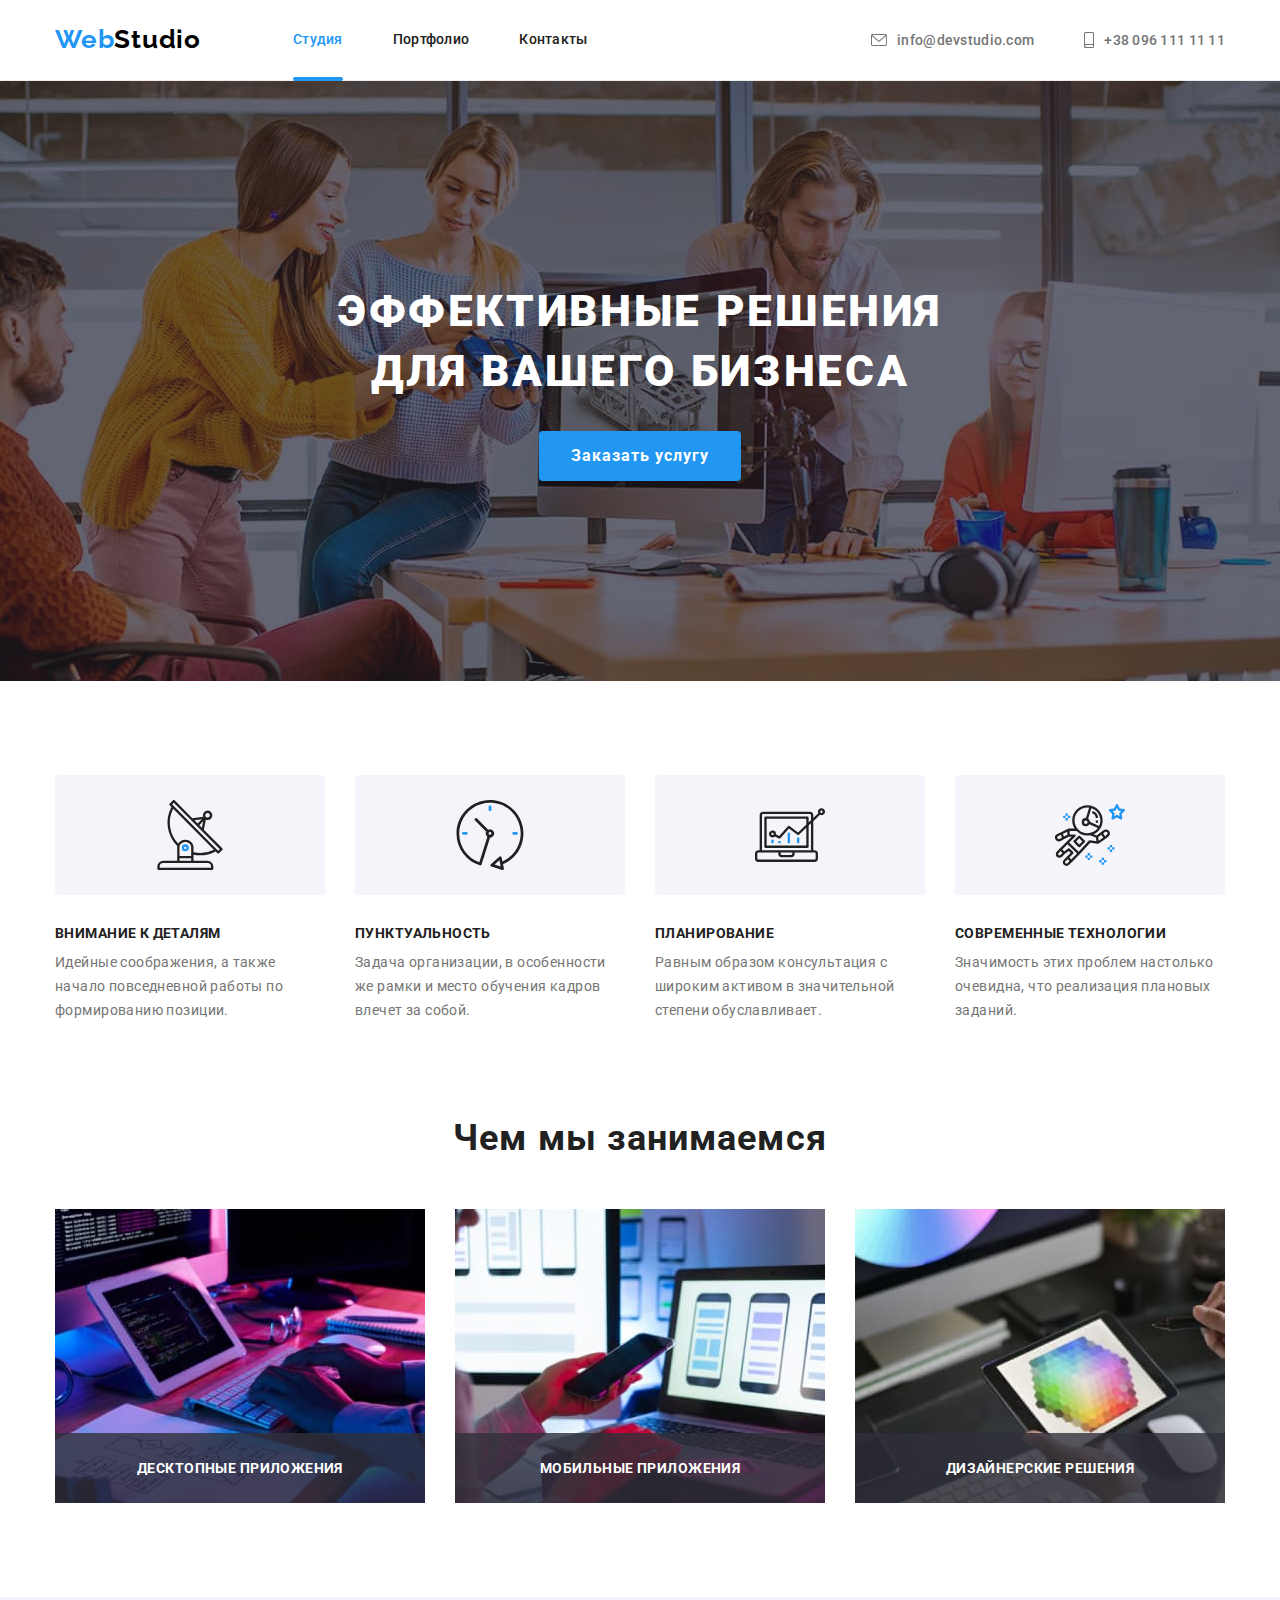
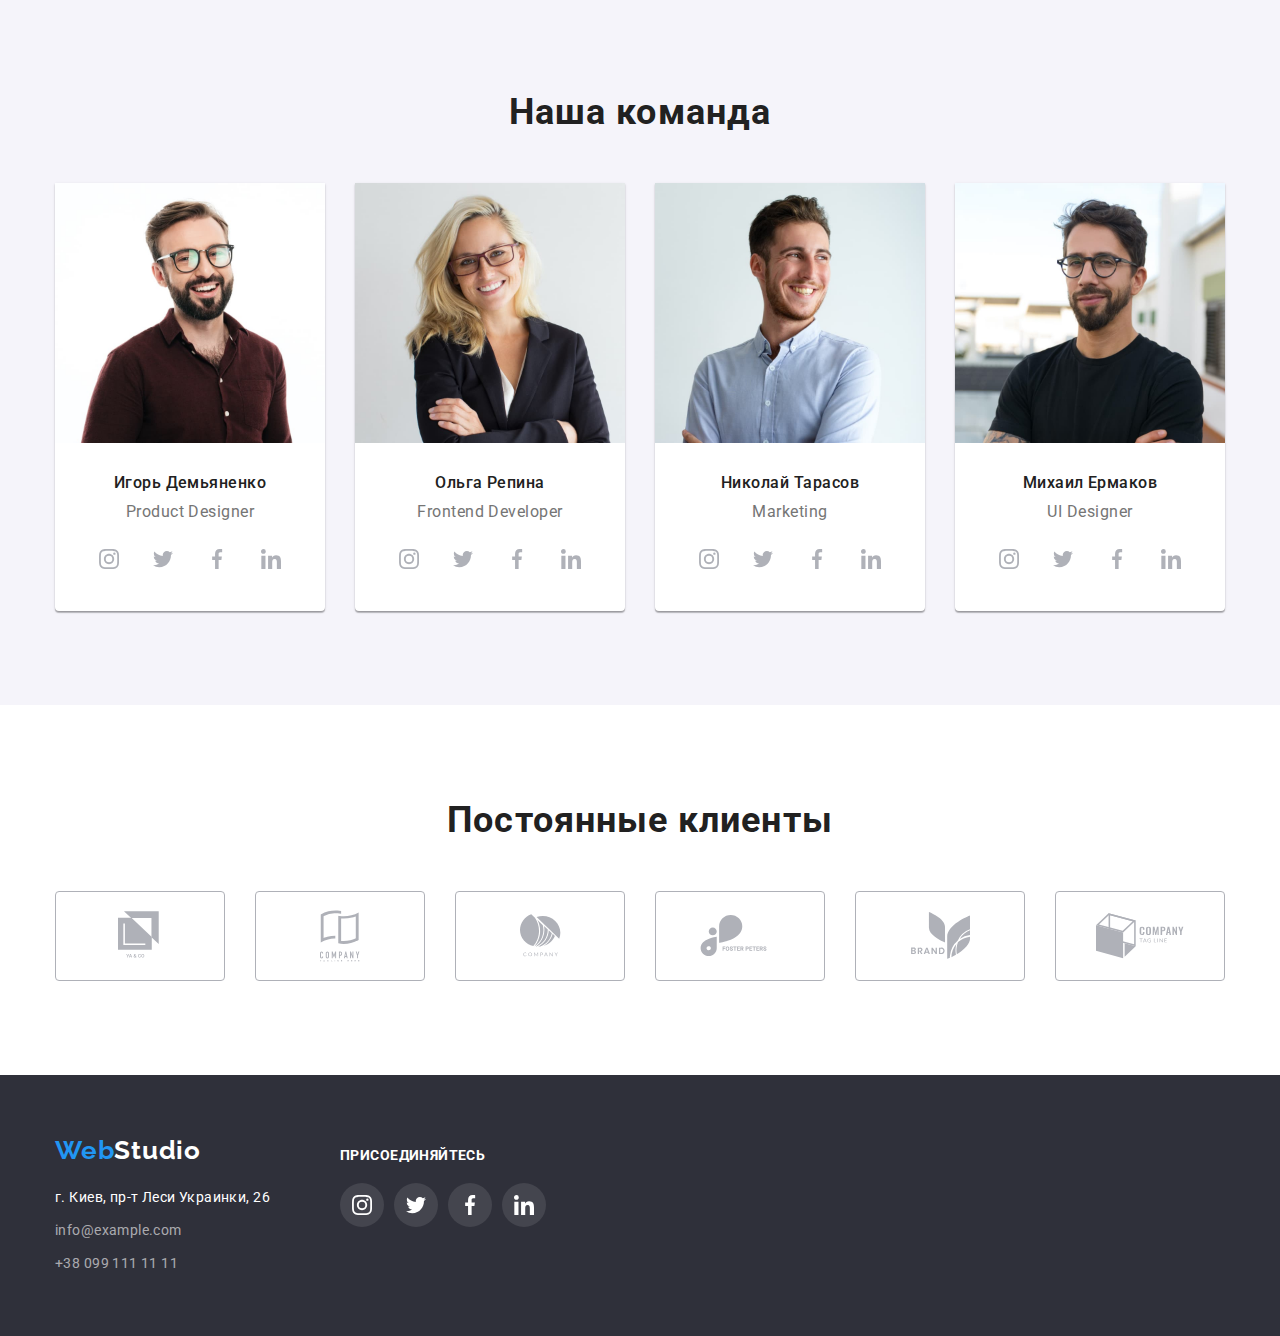
<file: index.html>
<!DOCTYPE html>
<html lang="ru">
  <head>
    <meta charset="UTF-8" />
    <meta name="viewport" content="width=device-width, initial-scale=1.0" />
    <title>WebStudio</title>
    <link
      rel="stylesheet"
      href="https://cdnjs.cloudflare.com/ajax/libs/modern-normalize/1.0.0/modern-normalize.css"
    />
    <link
      href="https://fonts.googleapis.com/css2?family=Raleway:wght@700&family=Roboto:wght@400;500;700;900&display=swap"
      rel="stylesheet"
    />
    <link rel="stylesheet" href="./css/styles.css" />
  </head>
  <body>
    <!--HEADER-->
    <header>
      <div class="container">
        <nav class="navigation">
          <a
            class="logo"
            href="./index.html"
            lang="en"
            aria-label="логотип вэбстудии"
            ><span style="color: var(--accent-color)">Web</span
            ><span style="color: black">Studio</span>
          </a>
          <ul class="navigation-list">
            <li class="navigation-list-item">
              <a class="header-nav-link current" href="./index.html">Студия</a>
            </li>
            <li class="navigation-list-item">
              <a class="header-nav-link" href="./portfolio.html">Портфолио</a>
            </li>
            <li class="navigation-list-item">
              <a class="header-nav-link" href="">Контакты</a>
            </li>
          </ul>
        </nav>
        <address>
          <ul>
            <li class="address-item">
              <a class="header-contact-item" href="mailto:info@devstudio.com">
                <svg class="icon-envelope" width="16" height="12">
                  <use href="./images/sprite.svg#icon-envelope"></use>
                </svg>
                info@devstudio.com</a
              >
            </li>
            <li class="address-item">
              <a class="header-contact-item" href="tel:+380961111111">
                <svg class="icon-envelope" width="10" height="16">
                  <use href="./images/sprite.svg#icon-smartphone"></use>
                </svg>
                +38 096 111 11 11</a
              >
            </li>
          </ul>
        </address>
      </div>
    </header>
    <main>
      <!--HERO-->
      <section class="section hero">
        <div class="container">
          <div class="hero-items">
            <h1 class="hero-title">Эффективные решения для вашего бизнеса</h1>
            <button class="hero-btn" type="button" data-modal-open>
              Заказать услугу
            </button>
          </div>
        </div>
      </section>
      <!--FEATURES-->
      <section class="section no-bottom-padding">
        <div class="container">
          <h2 hidden>Особенности</h2>
          <ul class="features-list">
            <li class="features-list-item icon-anthena">
              <h3 class="features-title">Внимание к деталям</h3>
              <p class="features-description">
                Идейные соображения, а также начало повседневной работы по
                формированию позиции.
              </p>
            </li>
            <li class="features-list-item icon-clock">
              <h3 class="features-title">Пунктуальность</h3>
              <p class="features-description">
                Задача организации, в особенности же рамки и место обучения
                кадров влечет за собой.
              </p>
            </li>
            <li class="features-list-item icon-diagram">
              <h3 class="features-title">Планирование</h3>
              <p class="features-description">
                Равным образом консультация с широким активом в значительной
                степени обуславливает.
              </p>
            </li>
            <li class="features-list-item icon-astronaut">
              <h3 class="features-title">Современные технологии</h3>
              <p class="features-description">
                Значимость этих проблем настолько очевидна, что реализация
                плановых заданий.
              </p>
            </li>
          </ul>
        </div>
      </section>
      <!--What we do-->
      <section class="section">
        <div class="container">
          <h2 class="section-title">Чем мы занимаемся</h2>
          <ul class="what-we-do-list">
            <li class="what-we-do-card">
              <img
                src="./images/img-services-1.jpg"
                width="370"
                height="294"
                alt="Рабочий стол с компьютером, планшетом и нарисованной схемой"
              />
              <h3 class="whatwedo-title">Десктопные приложения</h3>
            </li>
            <li class="what-we-do-card">
              <img
                src="./images/img-services-2.jpg"
                width="370"
                height="294"
                alt="Ноутбук и мобильный телефон"
              />
              <h3 class="whatwedo-title">Мобильные приложения</h3>
            </li>
            <li class="what-we-do-card">
              <img
                src="./images/img-services-3.jpg"
                width="370"
                height="294"
                alt="Человек рисует на планшете"
              />
              <h3 class="whatwedo-title">Дизайнерские решения</h3>
            </li>
          </ul>
        </div>
      </section>
      <!--TEAM-->
      <section class="section team">
        <div class="container">
          <h2 class="section-title">Наша команда</h2>
          <ul class="team-list">
            <li class="team-list-item">
              <img
                src="./images/img-team-1.jpg"
                width="270"
                height="260"
                alt="Фото Игорь Демьяненко"
              />
              <div class="team-card">
                <h3 class="team-member">Игорь Демьяненко</h3>
                <p class="position-name" lang="en">Product Designer</p>
                <ul class="social-links white-theme">
                  <li>
                    <a
                      class="social-item"
                      target="_blank"
                      href="https://www.instagram.com"
                    >
                      <svg class="instagram-icon" width="20" height="20">
                        <use href="./images/sprite.svg#icon-instagram"></use>
                      </svg>
                    </a>
                  </li>
                  <li>
                    <a
                      class="social-item"
                      target="_blank"
                      href="https://twitter.com"
                      ><svg class="twitter-icon" width="20" height="20">
                        <use href="./images/sprite.svg#icon-twitter"></use></svg
                    ></a>
                  </li>
                  <li>
                    <a
                      class="social-item"
                      target="_blank"
                      href="https://www.facebook.com"
                      ><svg class="facebook-icon" width="20" height="20">
                        <use
                          href="./images/sprite.svg#icon-facebook"
                        ></use></svg
                    ></a>
                  </li>
                  <li>
                    <a
                      class="social-item"
                      target="_blank"
                      href="https://www.linkedin.com"
                      ><svg class="linkedin-icon" width="20" height="20">
                        <use
                          href="./images/sprite.svg#icon-linkedin"
                        ></use></svg
                    ></a>
                  </li>
                </ul>
              </div>
            </li>
            <li class="team-list-item">
              <img
                src="./images/img-team-2.jpg"
                width="270"
                height="260"
                alt="Фото Ольга Репина"
              />
              <div class="team-card">
                <h3 class="team-member">Ольга Репина</h3>
                <p class="position-name" lang="en">Frontend Developer</p>
                <ul class="social-links white-theme">
                  <li>
                    <a
                      class="social-item"
                      target="_blank"
                      href="https://www.instagram.com"
                    >
                      <svg class="instagram-icon" width="20" height="20">
                        <use href="./images/sprite.svg#icon-instagram"></use>
                      </svg>
                    </a>
                  </li>
                  <li>
                    <a
                      class="social-item"
                      target="_blank"
                      href="https://twitter.com"
                      ><svg class="twitter-icon" width="20" height="20">
                        <use href="./images/sprite.svg#icon-twitter"></use></svg
                    ></a>
                  </li>
                  <li>
                    <a
                      class="social-item"
                      target="_blank"
                      href="https://www.facebook.com"
                      ><svg class="facebook-icon" width="20" height="20">
                        <use
                          href="./images/sprite.svg#icon-facebook"
                        ></use></svg
                    ></a>
                  </li>
                  <li>
                    <a
                      class="social-item"
                      target="_blank"
                      href="https://www.linkedin.com"
                      ><svg class="linkedin-icon" width="20" height="20">
                        <use
                          href="./images/sprite.svg#icon-linkedin"
                        ></use></svg
                    ></a>
                  </li>
                </ul>
              </div>
            </li>
            <li class="team-list-item">
              <img
                src="./images/img-team-3.jpg"
                width="270"
                height="260"
                alt="Фото Николай Тарасов"
              />
              <div class="team-card">
                <h3 class="team-member">Николай Тарасов</h3>
                <p class="position-name" lang="en">Marketing</p>
                <ul class="social-links white-theme">
                  <li>
                    <a
                      class="social-item"
                      target="_blank"
                      href="https://www.instagram.com"
                    >
                      <svg class="instagram-icon" width="20" height="20">
                        <use href="./images/sprite.svg#icon-instagram"></use>
                      </svg>
                    </a>
                  </li>
                  <li>
                    <a
                      class="social-item"
                      target="_blank"
                      href="https://twitter.com"
                      ><svg class="twitter-icon" width="20" height="20">
                        <use href="./images/sprite.svg#icon-twitter"></use></svg
                    ></a>
                  </li>
                  <li>
                    <a
                      class="social-item"
                      target="_blank"
                      href="https://www.facebook.com"
                      ><svg class="facebook-icon" width="20" height="20">
                        <use
                          href="./images/sprite.svg#icon-facebook"
                        ></use></svg
                    ></a>
                  </li>
                  <li>
                    <a
                      class="social-item"
                      target="_blank"
                      href="https://www.linkedin.com"
                      ><svg class="linkedin-icon" width="20" height="20">
                        <use
                          href="./images/sprite.svg#icon-linkedin"
                        ></use></svg
                    ></a>
                  </li>
                </ul>
              </div>
            </li>
            <li class="team-list-item">
              <img
                src="./images/img-team-4.jpg"
                width="270"
                height="260"
                alt="Фото Михаил Ермаков"
              />
              <div class="team-card">
                <h3 class="team-member">Михаил Ермаков</h3>
                <p class="position-name" lang="en">UI Designer</p>
                <ul class="social-links white-theme">
                  <li>
                    <a
                      class="social-item"
                      target="_blank"
                      href="https://www.instagram.com"
                    >
                      <svg class="instagram-icon" width="20" height="20">
                        <use href="./images/sprite.svg#icon-instagram"></use>
                      </svg>
                    </a>
                  </li>
                  <li>
                    <a
                      class="social-item"
                      target="_blank"
                      href="https://twitter.com"
                      ><svg class="twitter-icon" width="20" height="20">
                        <use href="./images/sprite.svg#icon-twitter"></use></svg
                    ></a>
                  </li>
                  <li>
                    <a
                      class="social-item"
                      target="_blank"
                      href="https://www.facebook.com"
                      ><svg class="facebook-icon" width="20" height="20">
                        <use
                          href="./images/sprite.svg#icon-facebook"
                        ></use></svg
                    ></a>
                  </li>
                  <li>
                    <a
                      class="social-item"
                      target="_blank"
                      href="https://www.linkedin.com"
                      ><svg class="linkedin-icon" width="20" height="20">
                        <use
                          href="./images/sprite.svg#icon-linkedin"
                        ></use></svg
                    ></a>
                  </li>
                </ul>
              </div>
            </li>
          </ul>
        </div>
      </section>
      <!--CLIENTS-->
      <section class="section">
        <div class="container">
          <h2 class="section-title">Постоянные клиенты</h2>
          <ul class="clients-list">
            <li class="client-item">
              <a href="" class="client-link">
                <svg class="client-logo" width="45" height="50">
                  <use href="./images/sprite.svg#icon-logo1"></use>
                </svg>
              </a>
            </li>
            <li class="client-item">
              <a href="" class="client-link"
                ><svg class="client-logo" width="40" height="52">
                  <use href="./images/sprite.svg#icon-logo2"></use></svg
              ></a>
            </li>
            <li class="client-item">
              <a href="" class="client-link">
                <svg class="client-logo" width="41" height="43">
                  <use href="./images/sprite.svg#icon-logo3"></use></svg
              ></a>
            </li>
            <li class="client-item">
              <a href="" class="client-link">
                <svg class="client-logo" width="80" height="42">
                  <use href="./images/sprite.svg#icon-logo4"></use></svg
              ></a>
            </li>
            <li class="client-item">
              <a href="" class="client-link">
                <svg class="client-logo" width="59" height="47">
                  <use href="./images/sprite.svg#icon-logo5"></use></svg
              ></a>
            </li>
            <li class="client-item">
              <a href="" class="client-link">
                <svg class="client-logo" width="88" height="46">
                  <use href="./images/sprite.svg#icon-logo6"></use></svg
              ></a>
            </li>
          </ul>
        </div>
      </section>
    </main>
    <!--FOOTER-->
    <footer>
      <div class="container">
        <div class="footer-container">
          <div class="footer-contacts">
            <a
              class="logo"
              href="./index.html"
              lang="en"
              aria-label="логотип вeбстудии"
              ><span style="color: var(--accent-color)">Web</span
              ><span style="color: #ffffff">Studio</span></a
            >
            <address>
              <ul>
                <li>
                  <a
                    class="footer-contact-address"
                    href="https://goo.gl/maps/ndvMdk8LUqKZCVPy7"
                    target="_blank"
                    >г. Киев, пр-т Леси Украинки, 26</a
                  >
                </li>
                <li>
                  <a
                    class="footer-contact-non-address"
                    href="mailto:info@example.com"
                    >info@example.com</a
                  >
                </li>
                <li>
                  <a class="footer-contact-non-address" href="tel:+380991111111"
                    >+38 099 111 11 11</a
                  >
                </li>
              </ul>
            </address>
          </div>
          <div class="joinus">
            <h3 class="footer-title">присоединяйтесь</h3>
            <ul class="social-links dark-theme">
              <li>
                <a
                  class="social-item"
                  target="_blank"
                  href="https://www.instagram.com"
                >
                  <svg class="instagram-icon" width="20" height="20">
                    <use href="./images/sprite.svg#icon-instagram"></use>
                  </svg>
                </a>
              </li>
              <li>
                <a
                  class="social-item"
                  target="_blank"
                  href="https://twitter.com"
                  ><svg class="twitter-icon" width="20" height="20">
                    <use href="./images/sprite.svg#icon-twitter"></use></svg
                ></a>
              </li>
              <li>
                <a
                  class="social-item"
                  target="_blank"
                  href="https://www.facebook.com"
                  ><svg class="facebook-icon" width="20" height="20">
                    <use href="./images/sprite.svg#icon-facebook"></use></svg
                ></a>
              </li>
              <li>
                <a
                  class="social-item"
                  target="_blank"
                  href="https://www.linkedin.com"
                  ><svg class="linkedin-icon" width="20" height="20">
                    <use href="./images/sprite.svg#icon-linkedin"></use></svg
                ></a>
              </li>
            </ul>
          </div>
        </div>
      </div>
    </footer>
    <div class="backdrop is-hidden" data-modal>
      <div class="modal">
        <button type="button" class="close-btn" data-modal-close>
          <svg width="18" height="18">
            <use href="./images/sprite.svg#icon-cross"></use>
          </svg>
        </button>
      </div>
    </div>
    <script src="./js/modal.js"></script>
  </body>
</html>
</file>
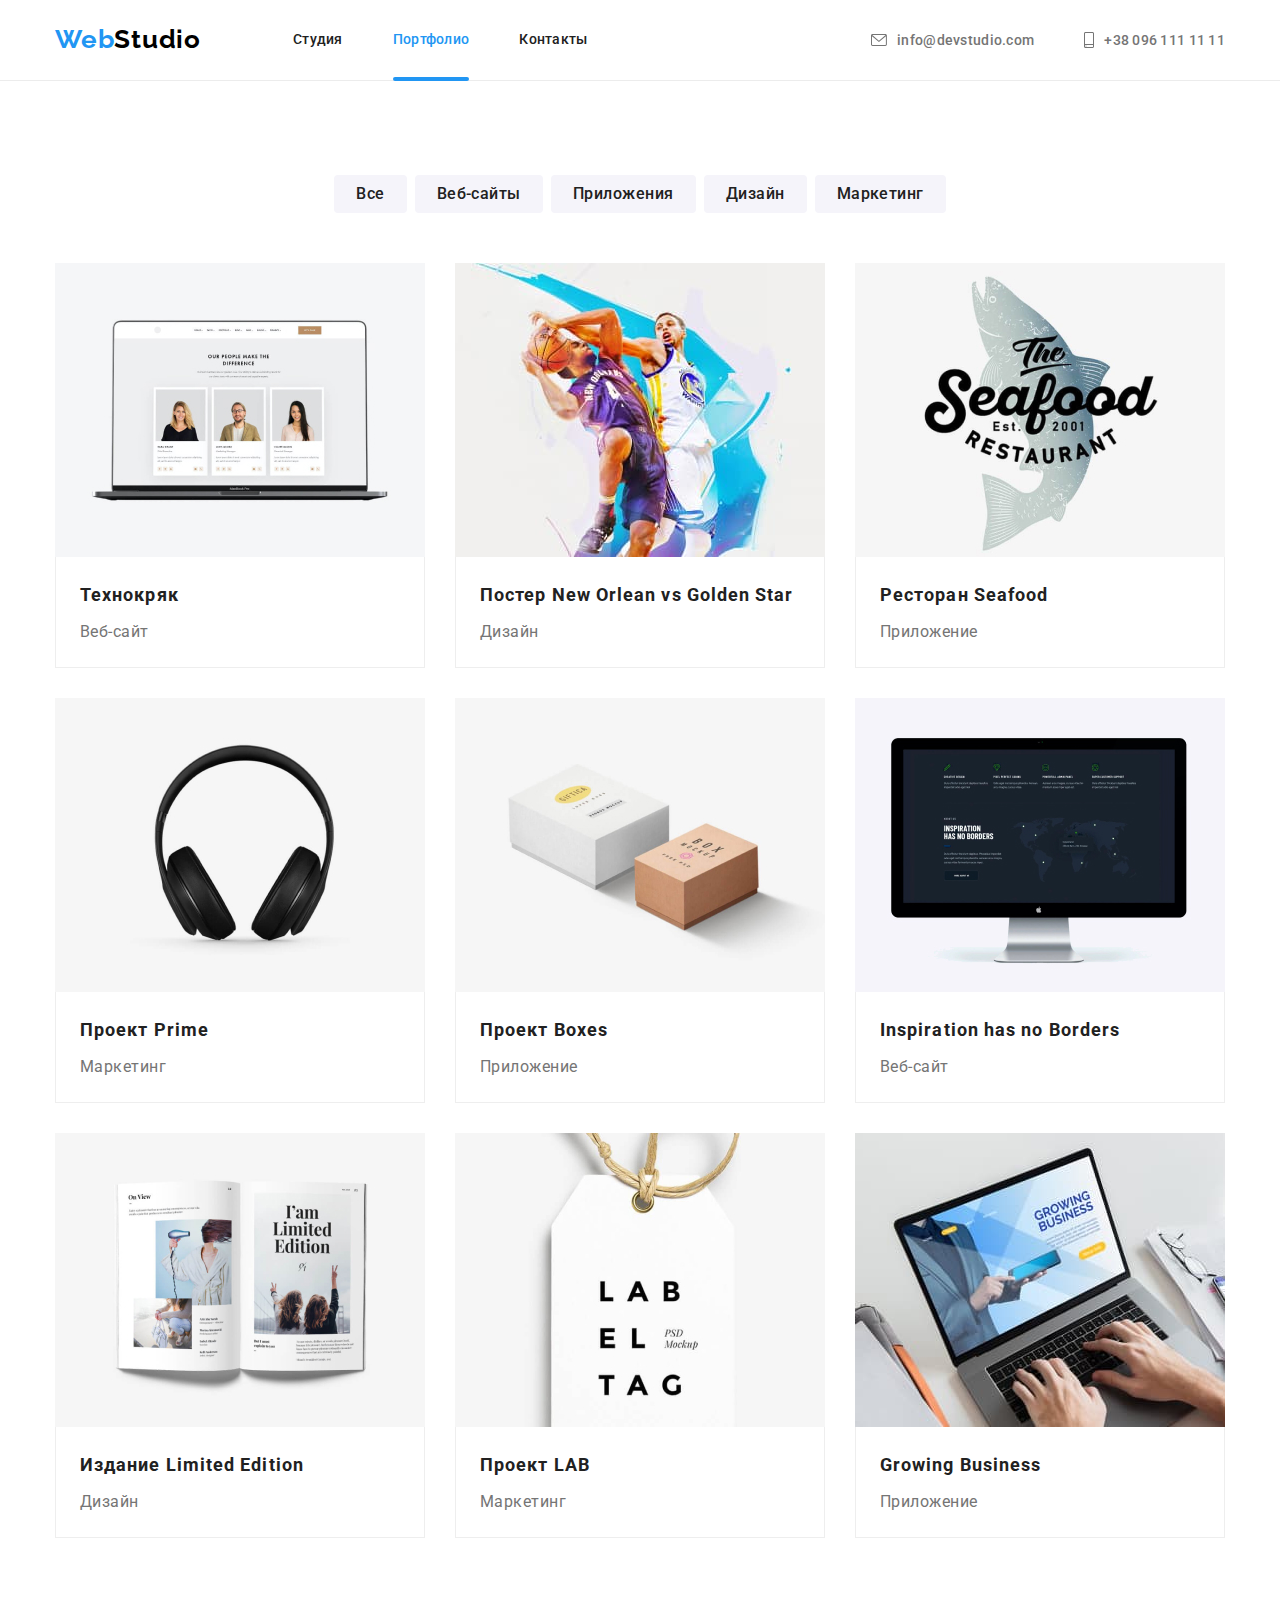
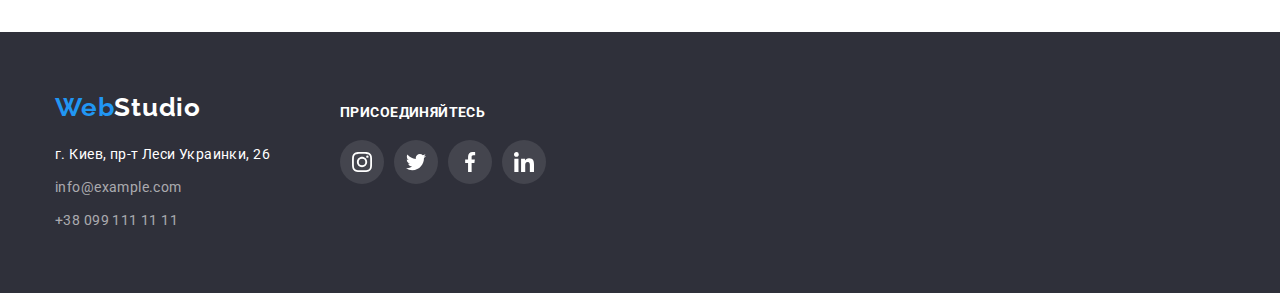
<file: portfolio.html>
<!DOCTYPE html>
<html lang="en">

<head>
  <meta charset="UTF-8" />
  <meta name="viewport" content="width=device-width, initial-scale=1.0" />
  <title>WebStudio Portfolio</title>
  <link rel="stylesheet" href="https://cdnjs.cloudflare.com/ajax/libs/modern-normalize/1.0.0/modern-normalize.css" />
  <link href="https://fonts.googleapis.com/css2?family=Raleway:wght@700&family=Roboto:wght@400;500;700;900&display=swap"
    rel="stylesheet" />
  <link rel="stylesheet" href="./css/styles.css" />
</head>

<body>
  <!--HEADER-->
  <header>
    <div class="container">
      <nav class="navigation">
        <a class="logo" href="./index.html" lang="en" aria-label="логотип вэбстудии"><span
            style="color: var(--accent-color)">Web</span><span style="color: black">Studio</span>
        </a>
        <ul class="navigation-list">
          <li class="navigation-list-item">
            <a class="header-nav-link" href="./index.html">Студия</a>
          </li>
          <li class="navigation-list-item">
            <a class="header-nav-link current" href="./portfolio.html">Портфолио</a>
          </li>
          <li class="navigation-list-item">
            <a class="header-nav-link" href="">Контакты</a>
          </li>
        </ul>
      </nav>
      <address>
        <ul>
          <li class="address-item">
            <a class="header-contact-item" href="mailto:info@devstudio.com">
              <svg class="icon-envelope" width="16" height="12">
                <use href="./images/sprite.svg#icon-envelope"></use>
              </svg>
              info@devstudio.com</a>
          </li>
          <li class="address-item">
            <a class="header-contact-item" href="tel:+380961111111">
              <svg class="icon-envelope" width="10" height="16">
                <use href="./images/sprite.svg#icon-smartphone"></use>
              </svg>
              +38 096 111 11 11</a>
          </li>
        </ul>
      </address>
    </div>
  </header>
  <main>
    <!--PROJECTS-->
    <section class="projects">
      <div class="container">
        <h1 hidden>Проекты</h1>
        <nav>
          <ul class="projects-filter">
            <li class="project-filter-item">
              <button class="projects-button" type="button">Все</button>
            </li>
            <li class="project-filter-item">
              <button class="projects-button" type="button">Веб-сайты</button>
            </li>
            <li class="project-filter-item">
              <button class="projects-button" type="button">
                Приложения
              </button>
            </li>
            <li class="project-filter-item">
              <button class="projects-button" type="button">Дизайн</button>
            </li>
            <li class="project-filter-item">
              <button class="projects-button" type="button">Маркетинг</button>
            </li>
          </ul>
        </nav>
        <ul class="projects-gallery">
          <li class="project-container">
            <a class="project-container-link" href="">
              <div class="project-thumb">
                <img src="./images/img-project-1.jpg" alt="Стартовая страница проекта Технокряк на ноутбуке" />
                <div class="overlay">
                  <p class="project-description">
                    Технокряк это современная площадка распространения
                    коронавируса. Компании используют эту платформу для
                    цифрового шпионажа и атак на защищённые сервера
                    конкурентов.
                  </p>
                </div>
              </div>
              <div class="project-card">
                <h2 class="project-title">Технокряк</h2>
                <p class="project-type">Веб-сайт</p>
              </div>
            </a>
          </li>
          <li class="project-container">
            <a class="project-container-link" href="">
              <div class="project-thumb">
                <img src="./images/img-project-2.jpg" alt="Постер: два баскетболиста с мячом" />
                <div class="overlay">
                  <p class="project-description">
                    Технокряк это современная площадка распространения
                    коронавируса. Компании используют эту платформу для
                    цифрового шпионажа и атак на защищённые сервера
                    конкурентов.
                  </p>
                </div>
              </div>
              <div class="project-card">
                <h2 class="project-title">
                  <span>Постер </span><span lang="en">New Orlean vs Golden Star</span>
                </h2>
                <p class="project-type">Дизайн</p>
              </div>
            </a>
          </li>
          <li class="project-container">
            <a class="project-container-link" href="">
              <div class="project-thumb">
                <img src="./images/img-project-3.jpg"
                  alt="Надпись Seafood Restaurant Est.2000 на фоне изображения рыбы" />
                <div class="overlay">
                  <p class="project-description">
                    Технокряк это современная площадка распространения
                    коронавируса. Компании используют эту платформу для
                    цифрового шпионажа и атак на защищённые сервера
                    конкурентов.
                  </p>
                </div>
              </div>
              <div class="project-card">
                <h2 class="project-title">
                  <span>Ресторан </span><span lang="en">Seafood</span>
                </h2>
                <p class="project-type">Приложение</p>
              </div>
            </a>
          </li>
          <li class="project-container">
            <a class="project-container-link" href="">
              <div class="project-thumb">
                <img src="./images/img-project-4.jpg" alt="Черные наушники" />
                <div class="overlay">
                  <p class="project-description">
                    Технокряк это современная площадка распространения
                    коронавируса. Компании используют эту платформу для
                    цифрового шпионажа и атак на защищённые сервера
                    конкурентов.
                  </p>
                </div>
              </div>
              <div class="project-card">
                <h2 class="project-title">
                  <span>Проект </span><span lang="en">Prime</span>
                </h2>
                <p class="project-type">Маркетинг</p>
              </div>
            </a>
          </li>
          <li class="project-container">
            <a class="project-container-link" href="">
              <div class="project-thumb">
                <img src="./images/img-project-5.jpg" alt="Большая и маленькая картонные коробки" />
                <div class="overlay">
                  <p class="project-description">
                    Технокряк это современная площадка распространения
                    коронавируса. Компании используют эту платформу для
                    цифрового шпионажа и атак на защищённые сервера
                    конкурентов.
                  </p>
                </div>
              </div>
              <div class="project-card">
                <h2 class="project-title">
                  <span>Проект </span> <span lang="en">Boxes</span>
                </h2>
                <p class="project-type">Приложение</p>
              </div>
            </a>
          </li>
          <li class="project-container">
            <a class="project-container-link" href="">
              <div class="project-thumb">
                <img src="./images/img-project-6.jpg"
                  alt="Изображение стартовой страницы проекта Inspiration has no Borders на экране iMac" />
                <div class="overlay">
                  <p class="project-description">
                    Технокряк это современная площадка распространения
                    коронавируса. Компании используют эту платформу для
                    цифрового шпионажа и атак на защищённые сервера
                    конкурентов.
                  </p>
                </div>
              </div>
              <div class="project-card">
                <h2 class="project-title" lang="en">
                  Inspiration has no Borders
                </h2>
                <p class="project-type">Веб-сайт</p>
              </div>
            </a>
          </li>
          <li class="project-container">
            <a class="project-container-link" href="">
              <div class="project-thumb">
                <img src="./images/img-project-7.jpg" alt="Развернутая книга со статьей о проекте Limited Edition" />
                <div class="overlay">
                  <p class="project-description">
                    Технокряк это современная площадка распространения
                    коронавируса. Компании используют эту платформу для
                    цифрового шпионажа и атак на защищённые сервера
                    конкурентов.
                  </p>
                </div>
              </div>
              <div class="project-card">
                <h2 class="project-title">
                  <span>Издание </span> <span lang="en">Limited Edition</span>
                </h2>
                <p class="project-type">Дизайн</p>
              </div>
            </a>
          </li>
          <li class="project-container">
            <a class="project-container-link" href="">
              <div class="project-thumb">
                <img src="./images/img-project-8.jpg" alt="Ярлык с надписью Lab El Tag" />
                <div class="overlay">
                  <p class="project-description">
                    Технокряк это современная площадка распространения
                    коронавируса. Компании используют эту платформу для
                    цифрового шпионажа и атак на защищённые сервера
                    конкурентов.
                  </p>
                </div>
              </div>
              <div class="project-card">
                <h2 class="project-title">
                  <span>Проект </span> <span lang="en">LAB</span>
                </h2>
                <p class="project-type">Маркетинг</p>
              </div>
            </a>
          </li>
          <li class="project-container">
            <a class="project-container-link" href="">
              <div class="project-thumb">
                <img src="./images/img-project-9.jpg" alt="Ноутбук с изображением приложения Growing Business" />
                <div class="overlay">
                  <p class="project-description">
                    Технокряк это современная площадка распространения
                    коронавируса. Компании используют эту платформу для
                    цифрового шпионажа и атак на защищённые сервера
                    конкурентов.
                  </p>
                </div>
              </div>
              <div class="project-card">
                <h2 class="project-title" lang="en">Growing Business</h2>
                <p class="project-type">Приложение</p>
              </div>
            </a>
          </li>
        </ul>
      </div>
    </section>
  </main>
  <!--FOOTER-->
  <footer>
    <div class="container">
      <div class="footer-container">
        <div class="footer-contacts">
          <a class="logo" href="./index.html" lang="en" aria-label="логотип вeбстудии"><span
              style="color: var(--accent-color)">Web</span><span style="color: #ffffff">Studio</span></a>
          <address>
            <ul>
              <li>
                <a class="footer-contact-address" href="https://goo.gl/maps/ndvMdk8LUqKZCVPy7" target="_blank">г. Киев,
                  пр-т Леси Украинки, 26</a>
              </li>
              <li>
                <a class="footer-contact-non-address" href="mailto:info@example.com">info@example.com</a>
              </li>
              <li>
                <a class="footer-contact-non-address" href="tel:+380991111111">+38 099 111 11 11</a>
              </li>
            </ul>
          </address>
        </div>
        <div class="joinus">
          <h3 class="footer-title">присоединяйтесь</h3>
          <ul class="social-links dark-theme">
            <li>
              <a class="social-item" target="_blank" href="https://www.instagram.com">
                <svg class="instagram-icon" width="20" height="20">
                  <use href="./images/sprite.svg#icon-instagram"></use>
                </svg>
              </a>
            </li>
            <li>
              <a class="social-item" target="_blank" href="https://twitter.com"><svg class="twitter-icon" width="20"
                  height="20">
                  <use href="./images/sprite.svg#icon-twitter"></use>
                </svg></a>
            </li>
            <li>
              <a class="social-item" target="_blank" href="https://www.facebook.com"><svg class="facebook-icon"
                  width="20" height="20">
                  <use href="./images/sprite.svg#icon-facebook"></use>
                </svg></a>
            </li>
            <li>
              <a class="social-item" target="_blank" href="https://www.linkedin.com"><svg class="linkedin-icon"
                  width="20" height="20">
                  <use href="./images/sprite.svg#icon-linkedin"></use>
                </svg></a>
            </li>
          </ul>
        </div>
      </div>
    </div>
  </footer>
</body>

</html>
</file>
<file: css/styles.css>
/* 
background color: #E5E5E5
secondary background color: #F5F4FA
text color: #212121
additional text color: #757575 
accent color: #2196F3 
white color: #ffffff */
:root {
  --accent-color: #2196f3;
  --main-text-color: #212121;
  --add-text-color: #757575;
}
body {
  color: var(--main-text-color);
  font-family: Roboto, sans-serif;
  font-style: normal;
}

ul {
  list-style: none;
}

p,
ul,
h1,
h2,
h3 {
  margin: 0;
  padding: 0;
}

a {
  text-decoration: none;
}
address {
  font-style: normal;
}
img {
  display: block;
}

.section {
  padding-top: 94px;
  padding-bottom: 94px;
}

.container {
  margin-left: auto;
  margin-right: auto;
  width: 1200px;
  padding-left: 15px;
  padding-right: 15px;
}
/* =======HEADER========= */
header {
  border-bottom: 1px solid #ececec;
}

header .container {
  display: flex;
  align-items: center;
  padding-top: 24px;
  padding-bottom: 25px;
  background-color: #ffffff;
}

.navigation {
  display: flex;
  align-items: center;
}

.navigation-list {
  display: flex;
}

header address ul {
  display: flex;
}

header .logo {
  margin-right: 92px;
}

.navigation-list li:not(:last-child) {
  margin-right: 50px;
}
header address {
  margin-left: auto;
}
header address li:not(:last-child) {
  margin-right: 50px;
}

.navigation-list-item {
  position: relative;
}

.header-nav-link {
  font-weight: 500;
  font-size: 14px;
  line-height: 1.143;
  letter-spacing: 0.02em;
  color: var(--main-text-color);

  transition-property: color;
  transition-duration: 250ms;
  /* transition-delay: 250ms; */
  transition-timing-function: cubic-bezier(0.4, 0, 0.2, 1);
}

.header-contact-item {
  display: flex;
  align-items: center;
  font-weight: 500;
  font-size: 14px;
  line-height: 1.143;
  letter-spacing: 0.02em;
  color: var(--add-text-color);
  fill: var(--add-text-color);

  transition-property: color, fill;
  transition-duration: 250ms;
  /* transition-delay: 250ms; */
  transition-timing-function: cubic-bezier(0.4, 0, 0.2, 1);
}

.header-contact-item:not(:last-child) {
  margin-right: 50px;
}

.header-nav-link:hover,
.header-nav-link:focus,
.header-contact-item:hover,
.header-contact-item:focus {
  color: var(--accent-color);
  fill: var(--accent-color);
}

.header-nav-link.current {
  color: var(--accent-color);
}

.header-nav-link.current::after {
  position: absolute;
  bottom: -32px;
  display: block;
  content: '';

  color: var(--accent-color);
  background-color: var(--accent-color);
  width: 100%;
  height: 4px;
  border-radius: 2px;
}

.icon-envelope {
  margin-right: 10px;
}

/* =======END HEADER========= */

/* =======HERO========== */

.hero {
  position: relative;
  background-image: linear-gradient(
      rgba(47, 48, 58, 0.4),
      rgba(47, 48, 58, 0.4)
    ),
    url(../images/bcg-hero.jpg);
  background-color: #2f303a;
  padding-top: 0;
  padding-bottom: 0;
  height: 600px;
  max-width: 1600px;
  margin-left: auto;
  margin-right: auto;
  background-size: cover;
  background-position: center;
  background-repeat: no-repeat;
}
.hero-items {
  display: flex;
  height: 600px;
  flex-direction: column;
  justify-content: center;
  align-items: center;
}

.hero-title {
  max-width: 700px;
  font-weight: 900;
  font-size: 44px;
  line-height: 1.364;
  text-align: center;
  letter-spacing: 0.06em;
  text-transform: uppercase;
  color: #ffffff;
}

.hero-btn {
  font-weight: 700;
  font-size: 16px;
  line-height: 1.875;
  display: inline-block;
  align-items: center;
  text-align: center;
  letter-spacing: 0.06em;
  background-color: var(--accent-color);
  color: #ffffff;
  border-radius: 4px;
  padding: 10px 32px;
  min-width: 200px;
  box-shadow: 0px 4px 4px rgba(0, 0, 0, 0.15);
  border: transparent;
  margin-top: 30px;
}

.backdrop {
  position: fixed;
  top: 0;
  left: 0;
  width: 100%;
  height: 100%;
  background-color: rgba(0, 0, 0, 0.2);
  opacity: 1;
  transition: opacity 500ms cubic-bezier(0.4, 0, 0.2, 1);
}

.backdrop.is-hidden {
  opacity: 0;
  pointer-events: none;
  visibility: hidden;
  transition: all 500ms cubic-bezier(0.4, 0, 0.2, 1);
}

.backdrop.is-hidden .modal {
  transform: translate(-50%, -50%) scale(1.1);
}

.modal {
  position: absolute;
  top: 50%;
  left: 50%;
  transform: translate(-50%, -50%) scale(1);

  width: 528px;
  height: 581px;
  background-color: #fff;
  box-shadow: 0px 1px 3px rgba(0, 0, 0, 0.12), 0px 1px 1px rgba(0, 0, 0, 0.14),
    0px 2px 1px rgba(0, 0, 0, 0.2);
  border-radius: 4px;

  transition: transform 500ms cubic-bezier(0.4, 0, 0.2, 1);
}

.close-btn {
  position: absolute;
  top: 8px;
  right: 8px;
  display: flex;
  justify-content: center;
  align-items: center;
  width: 30px;
  height: 30px;

  background-color: #fff;
  border-radius: 50%;
  border: 1px solid rgba(0, 0, 0, 0.1);
}

.close-btn:hover,
.close-btn:focus {
  fill: var(--accent-color);
  cursor: pointer;
}

/* =======END HERO========== */

/* ========FEATURES========= */

.no-bottom-padding {
  padding-bottom: 0;
}

.features-list {
  display: flex;
  justify-content: space-between;
}

.features-list-item {
  width: 270px;
}

.features-list-item::before {
  display: block;
  content: '';
  height: 120px;
  background-color: #f5f4fa;
  background-repeat: no-repeat;
  background-position: center;
  border-radius: 4px;
}

.icon-anthena::before {
  background-image: url(../images/antenna.svg);
}

.icon-clock::before {
  background-image: url(../images/clock.svg);
}

.icon-diagram::before {
  background-image: url(../images/diagram.svg);
}

.icon-astronaut::before {
  background-image: url(../images/astronaut.svg);
}

.features-title {
  margin-top: 30px;
  margin-bottom: 10px;
  font-weight: 700;
  font-size: 14px;
  line-height: 1.143;
  letter-spacing: 0.03em;
  text-transform: uppercase;
}
.features-description {
  font-weight: 400;
  font-size: 14px;
  line-height: 1.714;
  letter-spacing: 0.03em;
  color: var(--add-text-color);
}

/* ========END FEATURES========= */

/* ========WHAT WE DO========== */
.what-we-do-list {
  display: flex;
  justify-content: space-between;
}

.what-we-do-card {
  position: relative;
}

.whatwedo-title {
  position: absolute;
  bottom: 0;
  padding-top: 27px;
  padding-bottom: 27px;
  width: 370px;
  font-weight: 700;
  font-size: 14px;
  line-height: 1.143;
  letter-spacing: 0.03em;
  text-transform: uppercase;
  text-align: center;
  color: #fff;
  background-color: rgba(47, 48, 58, 0.8);
}
/* ========END WHAT WE DO========== */

/* ========== TEAM ========== */

.section.team {
  background-color: #f5f4fa;
}

.team-list {
  display: flex;
  justify-content: space-between;
}

.team-list-item {
  width: 270px;

  background: #ffffff;
  box-shadow: 0px 1px 3px rgba(0, 0, 0, 0.12), 0px 1px 1px rgba(0, 0, 0, 0.14),
    0px 2px 1px rgba(0, 0, 0, 0.2);
  border-radius: 0px 0px 4px 4px;
}
.team-card {
  margin: 30px 0;
}
.team-member {
  margin-bottom: 10px;
  font-weight: 500;
  font-size: 16px;
  line-height: 1.187;
  text-align: center;
  letter-spacing: 0.03em;
}
.position-name {
  font-size: 16px;
  line-height: 1.187;
  text-align: center;
  letter-spacing: 0.03em;
  color: var(--add-text-color);
}

/* ========== END TEAM ========== */

/* ========== CLIENTS =========== */
.clients-list {
  display: flex;
  justify-content: space-between;
}

.client-link {
  display: inline-flex;
  align-items: center;
  justify-content: center;
  width: 170px;
  height: 90px;
  border: 1px solid #afb1b8;
  border-radius: 4px;
  fill: #afb1b8;

  transition-property: fill, border;
  transition-duration: 250ms;
  /* transition-delay: 250ms; */
  transition-timing-function: cubic-bezier(0.4, 0, 0.2, 1);
}

.client-link:hover,
.client-link:focus {
  fill: var(--accent-color);
  border: 1px solid var(--accent-color);
}

/* ========== END CLIENTS =========== */

/* ========== FOOTER ============ */
footer {
  background-color: #2f303a;
  padding-top: 60px;
  padding-bottom: 60px;
}

.footer-container {
  display: flex;
}

.footer-contacts {
  margin-right: 70px;
}

.joinus {
}

.footer-title {
  padding-top: 12px;
  margin-bottom: 20px;
  font-weight: 700;
  font-size: 14px;
  line-height: 1.143;
  letter-spacing: 0.03em;
  text-transform: uppercase;
  color: #ffffff;
}

footer address {
  margin-top: 20px;
}
.footer-contact-address {
  font-weight: 400;
  font-size: 14px;
  line-height: 1.714;
  letter-spacing: 0.03em;
  color: #ffffff;
}
.footer-contact-non-address {
  font-weight: 400;
  font-size: 14px;
  line-height: 1.714;
  letter-spacing: 0.03em;
  color: rgba(255, 255, 255, 0.6);
}

footer address li:not(:last-child) {
  margin-bottom: 9px;
}

/* ========== END FOOTER ============ */

/* ======== PORTFOLIO ======== */
.projects .container {
  padding-top: 94px;
  padding-bottom: 94px;
}
.projects-filter {
  display: flex;
  justify-content: center;
  margin-bottom: 50px;
}
.project-filter-item + .project-filter-item {
  margin-left: 8px;
}
.projects-button {
  padding: 6px 22px;
  border-radius: 4px;
  font-weight: 500;
  font-size: 16px;
  line-height: 1.625;
  text-align: center;
  letter-spacing: 0.03em;
  color: var(--main-text-color);
  background-color: #f5f4fa;
  border: transparent;

  transition-property: color, background-color, box-shadow;
  transition-duration: 250ms;
  transition-timing-function: cubic-bezier(0.4, 0, 0.2, 1);
}

.projects-button:hover,
.projects-button:focus {
  color: #ffffff;
  background-color: var(--accent-color);
  box-shadow: 0px 3px 1px rgba(0, 0, 0, 0.1), 0px 1px 2px rgba(0, 0, 0, 0.08),
    0px 2px 2px rgba(0, 0, 0, 0.12);
}

.projects-gallery {
  display: flex;
  flex-wrap: wrap;
}
.project-container {
  position: relative;
  width: 370px;
  background: #ffffff;
}
.project-container:not(:nth-child(3n)) {
  margin-right: 30px;
}

.project-container:not(:nth-child(n + 7)) {
  margin-bottom: 30px;
}

.project-container:hover,
.project-container:focus {
  box-shadow: 0px 1px 1px rgba(0, 0, 0, 0.12), 0px 4px 4px rgba(0, 0, 0, 0.06),
    1px 4px 6px rgba(0, 0, 0, 0.16);
}

.project-card {
  padding: 20px 24px;
  border: 1px solid #eeeeee;
  border-top: none;
}
.project-title {
  margin-bottom: 4px;
  font-weight: 700;
  font-size: 18px;
  line-height: 2;
  letter-spacing: 0.06em;
  color: var(--main-text-color);
}
.project-type {
  font-family: Roboto;
  font-style: normal;
  font-weight: normal;
  font-size: 16px;
  line-height: 1.875;
  letter-spacing: 0.03em;
  color: var(--add-text-color);
}

.project-thumb {
  position: relative;
  overflow: hidden;
}

.overlay {
  position: absolute;
  top: 100%;
  width: 100%;
  height: 100%;
  display: flex;
  align-items: center;
  background-color: rgba(33, 150, 243, 0.9);

  visibility: hidden;
  pointer-events: none;
  transform: translateY(0);

  transition: transform 250ms cubic-bezier(0.4, 0, 0.2, 1),
    visibility 250ms cubic-bezier(0.4, 0, 0.2, 1);
}

.project-container-link:hover .overlay,
.project-container-link:focus .overlay {
  transform: translateY(-100%);
  visibility: visible;
  pointer-events: auto;
}

.project-description {
  margin: 63px 24px;
  font-size: 18px;
  line-height: 1.56;
  letter-spacing: 0.03em;
  color: #ffffff;
}

/* ======== END PORTFOLIO ======== */

/* =======COMPONENTS======== */

.logo {
  font-family: Raleway;
  font-weight: 700;
  font-size: 26px;
  line-height: 1.193;
  letter-spacing: 0.03em;
}

.section-title {
  font-weight: 700;
  font-size: 36px;
  line-height: 1.167;
  text-align: center;
  letter-spacing: 0.03em;
  margin-bottom: 50px;
}

.social-links {
  display: flex;
  justify-content: space-between;
}

.white-theme {
  margin: 16px 32px 0px 32px;
}

.dark-theme li:not(:last-child) {
  margin-right: 10px;
}

.white-theme .social-item {
  fill: #afb1b8;
}

.dark-theme .social-item {
  fill: #fff;
  background-color: rgba(255, 255, 255, 0.1);
}

.social-item {
  display: flex;
  justify-content: center;
  align-items: center;
  width: 44px;
  height: 44px;
  border-radius: 50%;

  transition-property: background-color, fill;
  transition-duration: 250ms;
  /* transition-delay: 250ms; */
  transition-timing-function: cubic-bezier(0.4, 0, 0.2, 1);
}

.social-item:hover,
.social-item:focus {
  background-color: var(--accent-color);
  fill: #fff;
}

/* =======END COMPONENTS======== */
</file>
